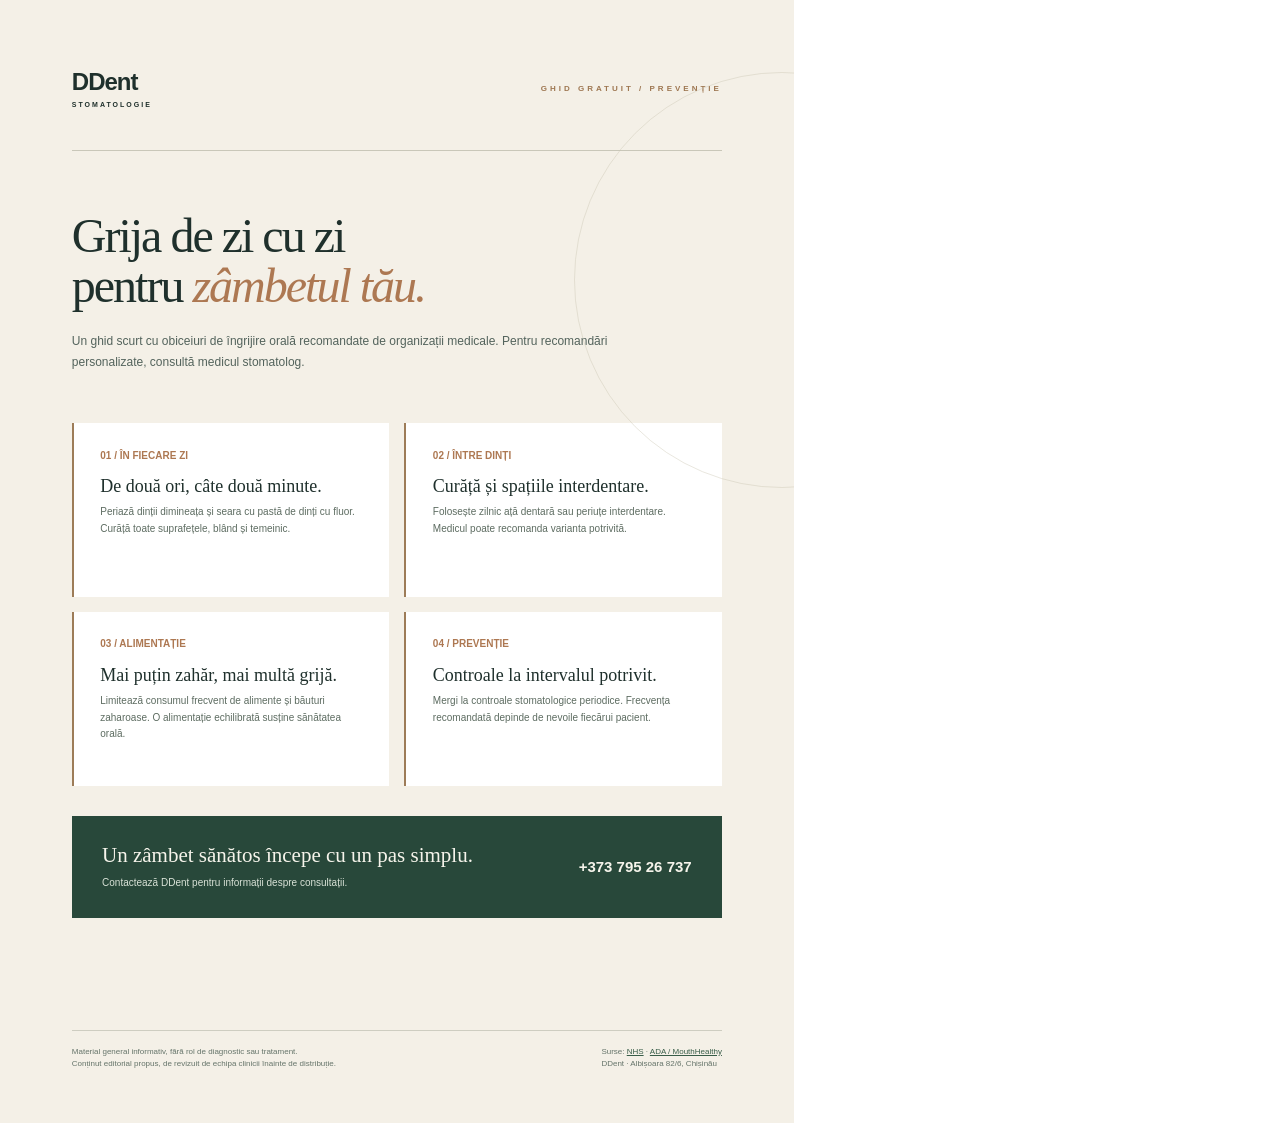
<file: guide.html>
<!doctype html><html lang="ro"><head><meta charset="utf-8"><title>DDent | Ghidul zâmbetului</title><style>
@page{size:A4;margin:0}
*{box-sizing:border-box}
html,body{margin:0;font-family:Arial,sans-serif;color:#1f302c;-webkit-print-color-adjust:exact;print-color-adjust:exact}
.page{width:210mm;height:297mm;background:#f4f0e7;position:relative;overflow:hidden;padding:18mm 19mm}
.header{display:flex;align-items:center;justify-content:space-between;border-bottom:1px solid #c9c7b9;padding-bottom:11mm}
.wordmark{font-size:24px;font-weight:800;letter-spacing:-1px}.wordmark small{display:block;font-size:7px;letter-spacing:2px;margin-top:5px}
.kicker{font-size:8px;letter-spacing:3px;font-weight:800;color:#9e7752}
.title{font-family:Georgia,serif;font-size:48px;line-height:1.05;font-weight:400;letter-spacing:-2px;margin:16mm 0 5mm}.title em{font-weight:400;color:#ad7852}
.intro{font-size:12px;line-height:1.8;color:#53635c;max-width:150mm;margin-bottom:13mm}
.cardgrid{display:grid;grid-template-columns:1fr 1fr;gap:4mm}
.card{background:#fff;min-height:46mm;padding:7mm 7mm 5mm;border-left:2px solid #9d7c58}
.num{color:#ad7852;font-weight:800;font-size:10px}
.card h3{font-family:Georgia,serif;font-weight:400;font-size:18px;margin:4mm 0 2mm}
.card p{font-size:10px;line-height:1.65;color:#5d6c61;margin:0}
.footbox{margin-top:8mm;background:#28483a;color:#f6f4eb;padding:7mm 8mm;display:flex;align-items:center;justify-content:space-between;gap:8mm}
.footbox strong{font-family:Georgia,serif;font-weight:400;font-size:21px}.footbox p{font-size:10px;line-height:1.6;margin:2mm 0 0;color:#d9e2d7}
.phone{font-size:15px;font-weight:700;white-space:nowrap}
.sources{position:absolute;left:19mm;right:19mm;bottom:14mm;border-top:1px solid #cecdc1;padding-top:4mm;display:flex;justify-content:space-between;gap:5mm;color:#65746a;font-size:8px;line-height:1.5}
.sources a{color:#385d48}.circle{position:absolute;width:110mm;height:110mm;border-radius:50%;border:1px solid #c9c2b0;right:-52mm;top:19mm;opacity:.4;pointer-events:none}
</style></head><body><div class="page"><div class="circle"></div>
<header class="header"><div class="wordmark">DDent<small>STOMATOLOGIE</small></div><div class="kicker">GHID GRATUIT / PREVENȚIE</div></header>
<h1 class="title">Grija de zi cu zi<br>pentru <em>zâmbetul tău.</em></h1>
<p class="intro">Un ghid scurt cu obiceiuri de îngrijire orală recomandate de organizații medicale. Pentru recomandări personalizate, consultă medicul stomatolog.</p>
<div class="cardgrid">
<div class="card"><div class="num">01 / ÎN FIECARE ZI</div><h3>De două ori, câte două minute.</h3><p>Periază dinții dimineața și seara cu pastă de dinți cu fluor. Curăță toate suprafețele, blând și temeinic.</p></div>
<div class="card"><div class="num">02 / ÎNTRE DINȚI</div><h3>Curăță și spațiile interdentare.</h3><p>Folosește zilnic ață dentară sau periuțe interdentare. Medicul poate recomanda varianta potrivită.</p></div>
<div class="card"><div class="num">03 / ALIMENTAȚIE</div><h3>Mai puțin zahăr, mai multă grijă.</h3><p>Limitează consumul frecvent de alimente și băuturi zaharoase. O alimentație echilibrată susține sănătatea orală.</p></div>
<div class="card"><div class="num">04 / PREVENȚIE</div><h3>Controale la intervalul potrivit.</h3><p>Mergi la controale stomatologice periodice. Frecvența recomandată depinde de nevoile fiecărui pacient.</p></div>
</div>
<div class="footbox"><div><strong>Un zâmbet sănătos începe cu un pas simplu.</strong><p>Contactează DDent pentru informații despre consultații.</p></div><div class="phone">+373 795 26 737</div></div>
<footer class="sources"><span>Material general informativ, fără rol de diagnostic sau tratament.<br>Conținut editorial propus, de revizuit de echipa clinicii înainte de distribuție.</span><span>Surse: <a href="https://www.nhs.uk/Live-well/healthy-teeth-and-gums/how-to-keep-your-teeth-clean/">NHS</a> · <a href="https://www.mouthhealthy.org/oral-health-recommendations">ADA / MouthHealthy</a><br>DDent · Albișoara 82/6, Chișinău</span></footer>
</div></body></html>
</file>
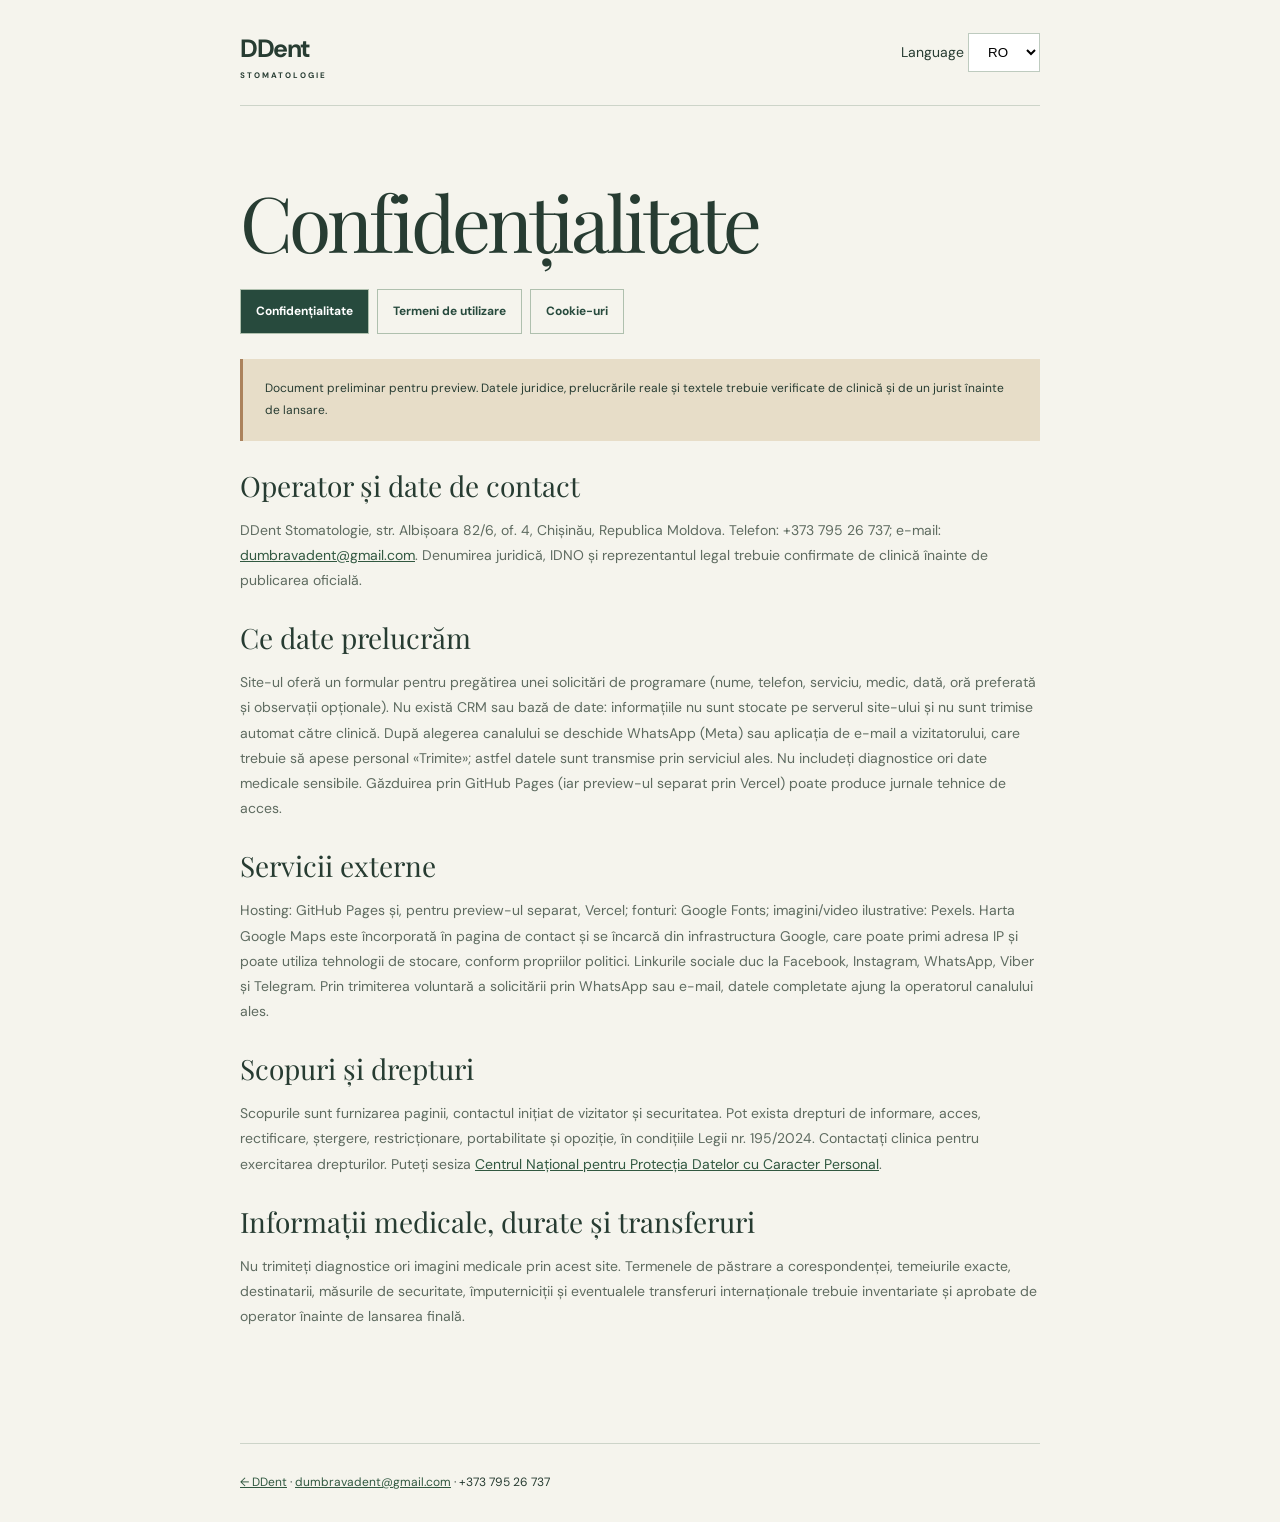
<file: legal.html>
<!doctype html><html lang="ro"><head><meta charset="utf-8"><meta name="viewport" content="width=device-width,initial-scale=1"><meta name="robots" content="noindex,nofollow"><title>Documente legale | DDent</title><meta name="theme-color" content="#edeae2"><link rel="icon" href="./favicon.svg" type="image/svg+xml"><link href="https://fonts.googleapis.com/css2?family=DM+Sans:wght@400;500;700&family=Playfair+Display:wght@400&display=swap" rel="stylesheet"><style>*{box-sizing:border-box}body{margin:0;background:#f5f4ed;color:#273c32;font:14px/1.8 "DM Sans",sans-serif}.wrap{max-width:850px;margin:auto;padding:0 25px}.head{padding:26px 0;border-bottom:1px solid #cdd4c9;display:flex;justify-content:space-between;align-items:center}.head a{font-size:25px;font-weight:700;letter-spacing:-.06em;text-decoration:none;color:inherit}.head small{font-size:8px;letter-spacing:.25em;display:block;line-height:1}.head select{padding:10px 15px;background:white;border:1px solid #becbbf}.main{padding:75px 0 100px;min-height:60vh}.main h1{font:400 clamp(44px,8vw,77px)/1.05 "Playfair Display",Georgia,serif;margin:0 0 27px;letter-spacing:-.05em}.tabs{display:flex;flex-wrap:wrap;gap:8px;margin:0 0 25px}.tabs a{display:inline-flex;padding:11px 15px;border:1px solid #afc0ae;color:#274a3d;text-decoration:none;font-size:12px;font-weight:700}.tabs a.active{background:#274a3d;color:white}.warning{background:#e7ddc8;padding:19px 22px;border-left:3px solid #ab825c;margin:25px 0;font-size:12px}.page{display:none}.page.active{display:block}.page h2{font:400 28px "Playfair Display",Georgia,serif;margin:26px 0 10px}.page p{color:#5e6b60}.page a{color:#315840}.foot{padding:28px 0;border-top:1px solid #cdd4c9;font-size:12px}.foot a{color:#315840}@media(max-width:520px){.main{padding:48px 0 75px}}</style></head><body><div class="wrap"><header class="head"><a href="./">DDent<small>STOMATOLOGIE</small></a><label>Language <select id="lang"><option value="ro">RO</option><option value="ru">RU</option><option value="en">EN</option></select></label></header><main class="main"><h1 id="title">Confidențialitate.</h1><nav class="tabs"><a href="#privacy" data-tab="privacy">Confidențialitate</a><a href="#terms" data-tab="terms">Termeni</a><a href="#cookies" data-tab="cookies">Cookie-uri</a></nav><p class="warning" id="warning"></p>
<div class="page" data-lang="ro" data-page="privacy"><h2>Operator și date de contact</h2><p>DDent Stomatologie, str. Albișoara 82/6, of. 4, Chișinău, Republica Moldova. Telefon: +373 795 26 737; e-mail: <a href="mailto:dumbravadent@gmail.com">dumbravadent@gmail.com</a>. Denumirea juridică, IDNO și reprezentantul legal trebuie confirmate de clinică înainte de publicarea oficială.</p><h2>Ce date prelucrăm</h2><p>Site-ul oferă un formular pentru pregătirea unei solicitări de programare (nume, telefon, serviciu, medic, dată, oră preferată și observații opționale). Nu există CRM sau bază de date: informațiile nu sunt stocate pe serverul site-ului și nu sunt trimise automat către clinică. După alegerea canalului se deschide WhatsApp (Meta) sau aplicația de e-mail a vizitatorului, care trebuie să apese personal «Trimite»; astfel datele sunt transmise prin serviciul ales. Nu includeți diagnostice ori date medicale sensibile. Găzduirea prin GitHub Pages (iar preview-ul separat prin Vercel) poate produce jurnale tehnice de acces.</p><h2>Servicii externe</h2><p>Hosting: GitHub Pages și, pentru preview-ul separat, Vercel; fonturi: Google Fonts; imagini/video ilustrative: Pexels. Harta Google Maps este încorporată în pagina de contact și se încarcă din infrastructura Google, care poate primi adresa IP și poate utiliza tehnologii de stocare, conform propriilor politici. Linkurile sociale duc la Facebook, Instagram, WhatsApp, Viber și Telegram. Prin trimiterea voluntară a solicitării prin WhatsApp sau e-mail, datele completate ajung la operatorul canalului ales.</p><h2>Scopuri și drepturi</h2><p>Scopurile sunt furnizarea paginii, contactul inițiat de vizitator și securitatea. Pot exista drepturi de informare, acces, rectificare, ștergere, restricționare, portabilitate și opoziție, în condițiile Legii nr. 195/2024. Contactați clinica pentru exercitarea drepturilor. Puteți sesiza <a target="_blank" rel="noopener" href="https://datepersonale.md/">Centrul Național pentru Protecția Datelor cu Caracter Personal</a>.</p><h2>Informații medicale, durate și transferuri</h2><p>Nu trimiteți diagnostice ori imagini medicale prin acest site. Termenele de păstrare a corespondenței, temeiurile exacte, destinatarii, măsurile de securitate, împuterniciții și eventualele transferuri internaționale trebuie inventariate și aprobate de operator înainte de lansarea finală.</p></div>
<div class="page" data-lang="ro" data-page="terms"><h2>Rolul website-ului</h2><p>Site-ul prezintă informații despre DDent, specialități, recenzii și modalități de contact. Nu încheie online contracte de servicii medicale și nu confirmă automat programări.</p><h2>Informații despre sănătate</h2><p>Conținutul este informativ și nu înlocuiește consultația unui medic, diagnosticul sau planul individual. Rezultatele tratamentelor pot varia și nu sunt garantate.</p><h2>Fotografii, video și recenzii</h2><p>Cazurile clinice și mărturiile video vor fi publicate doar cu acord scris și respectarea dreptului la imagine. Recenziile sunt atribuite autorilor, în fragmente din materialele comunicate pentru proiect; lista completă rămâne pe Google Maps.</p><h2>Drepturi și identificarea entității</h2><p>Textele și designul original se supun legii dreptului de autor; fotografiile/video Pexels rămân sub licențele surselor. Denumirea juridică exactă, IDNO și administratorul trebuie completate înainte de publicarea pe domeniul oficial, în măsura cerută de Legea nr. 62/2022.</p></div>
<div class="page" data-lang="ro" data-page="cookies"><h2>Stocare locală și cookies</h2><p>Versiunea prezentă nu instalează intenționat cookie-uri de publicitate, analiză sau profilare. Nu folosește Google Analytics ori Meta Pixel. Se păstrează doar preferința pentru limba interfeței în localStorage, sub cheia <code>ddent_lang</code>.</p><h2>Furnizori externi</h2><p>Google Fonts și Pexels se încarcă extern. Harta Google Maps este încorporată și poate utiliza cookie-uri sau alți identificatori prin serverele Google. Facebook, Instagram, WhatsApp, Viber și Telegram se accesează prin linkuri.</p><h2>Control</h2><p>Puteți șterge preferința limbii folosind butonul de mai jos. Viitoarele funcții de marketing/analiză cu tehnologii neesențiale vor necesita un mecanism de informare și consimțământ adecvat.</p><button id="clear-ro" class="clear" type="button">Șterge preferința limbii</button></div>
<div class="page" data-lang="en" data-page="privacy"><h2>Controller and contact</h2><p>DDent Stomatologie, 82/6 Albișoara Street, office 4, Chișinău, Moldova; phone +373 795 26 737; email <a href="mailto:dumbravadent@gmail.com">dumbravadent@gmail.com</a>. Exact registered company name, IDNO, and legal representative require confirmation before official launch.</p><h2>Data and purposes</h2><p>The site includes a form to prepare an appointment request (name, phone, service, preferred dentist, date, time and optional notes). There is no CRM or site database and no automatic submission. After choosing WhatsApp (Meta) or email, you must explicitly send the prepared message through that application. The chosen service will then process the details you submit. Do not include sensitive health information. GitHub Pages hosting (and the separate Vercel preview) may retain technical access logs.</p><h2>Third parties</h2><p>Hosting uses GitHub Pages with a separate Vercel preview; fonts are from Google Fonts and illustrative media from Pexels. An embedded Google Maps iframe loads from Google's servers and can process IP addresses and set identifiers. Facebook, Instagram, WhatsApp, Viber, Telegram and email links open their respective services. WhatsApp or your email provider receives request details only when you choose and send through that channel.</p><h2>Your rights</h2><p>Subject to Moldovan Law No. 195/2024, you may have rights to access, rectification, erasure, restriction, portability and objection. Contact the clinic to exercise them, or the <a href="https://datepersonale.md/" target="_blank" rel="noopener">National Centre for Personal Data Protection</a> to raise a complaint.</p><h2>Before official launch</h2><p>Actual data retention, legal grounds, processor agreements, security and international transfers must be assessed and approved by the operator. Do not submit diagnoses or medical images through the preview.</p></div>
<div class="page" data-lang="en" data-page="terms"><h2>Purpose</h2><p>The site provides general information about services and contacting DDent. It does not create an online medical contract or confirmed appointment.</p><h2>Medical disclaimer</h2><p>Information is educational, not a diagnosis, medical recommendation, or guaranteed outcome. Treatment decisions require assessment by a clinician.</p><h2>Patient media and reviews</h2><p>Real before/after images and patient video stories require written consent. Review excerpts are attributed; consult Google Maps for complete original reviews and context.</p><h2>Business and copyright</h2><p>Original site materials are protected by applicable law. Illustrative licensed media remains subject to its sources' terms. The clinic must add its full legal name, IDNO, and administrator details where required before launch.</p></div>
<div class="page" data-lang="en" data-page="cookies"><h2>Storage</h2><p>This preview does not intentionally set advertising or analytics cookies. No Google Analytics or Meta Pixel is enabled. It stores your language preference only in <code>localStorage</code>, under <code>ddent_lang</code>.</p><h2>External resources</h2><p>Google Fonts and Pexels media load from third-party services. The embedded Google Maps iframe can use cookies or similar identifiers. Facebook, Instagram, WhatsApp, Viber and Telegram are outbound links.</p><h2>Your controls</h2><p>You can clear the saved language below. Any future non-essential trackers must be disclosed and appropriately consented to before activation.</p><button class="clear" type="button">Clear language preference</button></div>
<div class="page" data-lang="ru" data-page="privacy"><h2>Оператор и контакты</h2><p>DDent Stomatologie, Кишинёв, ул. Албишоара 82/6, офис 4; телефон +373 795 26 737; e-mail: <a href="mailto:dumbravadent@gmail.com">dumbravadent@gmail.com</a>. Полное юридическое название, IDNO и данные представителя должны быть подтверждены до запуска.</p><h2>Какие данные обрабатываются</h2><p>Сайт содержит форму подготовки заявки на приём (имя, телефон, услуга, врач, желаемая дата и время, необязательное сообщение). CRM и база данных на сайте пока отсутствуют, данные автоматически не отправляются и на сервере сайта не сохраняются. После выбора WhatsApp (Meta) или e-mail пользователь должен самостоятельно нажать «Отправить» в выбранном приложении. В этом случае данные обрабатывает соответствующий сервис. Не указывайте чувствительные сведения о здоровье. Хостинг GitHub Pages и отдельная демонстрационная версия Vercel могут сохранять технические журналы доступа.</p><h2>Сторонние сервисы</h2><p>Сайт размещается на GitHub Pages, отдельная демонстрационная версия — на Vercel. Используются Google Fonts и иллюстративные медиа Pexels. Встроенная карта Google Maps загружает данные с серверов Google и может передавать IP-адрес и устанавливать идентификаторы. Ссылки Facebook, Instagram, WhatsApp, Viber, Telegram и e-mail открывают соответствующие сервисы. Данные заявки передаются через WhatsApp или почту лишь после отправки сообщения пользователем.</p><h2>Права и защита данных</h2><p>В зависимости от условий Закона РМ № 195/2024 возможны права на доступ, исправление, удаление, ограничение, переносимость и возражение. Обращения: e-mail клиники. Жалобы: <a href="https://datepersonale.md/" target="_blank" rel="noopener">Национальный центр защиты персональных данных</a>.</p><h2>Перед запуском</h2><p>Сроки хранения, правовые основания, трансграничная передача, меры безопасности и обработчики должны быть утверждены клиникой. Не отправляйте через сайт медицинские снимки и диагнозы.</p></div>
<div class="page" data-lang="ru" data-page="terms"><h2>Назначение сайта</h2><p>Информация о DDent, услугах и контактах. Сайт не подтверждает онлайн-запись и не заключает медицинский договор.</p><h2>Медицинская информация</h2><p>Материалы носят общий характер и не заменяют диагностику, консультацию или рекомендации врача. Результаты лечения индивидуальны.</p><h2>Фотографии, видео и отзывы</h2><p>Реальные фото до/после и видеоотзывы публикуются только с письменного согласия пациентов. Отзывы цитируются с указанием авторов; полный текст находится в Google Maps.</p><h2>Авторское право и реквизиты</h2><p>Оригинальные материалы защищены законом, а лицензированные изображения и видео принадлежат их авторам. До запуска необходимо указать юридическое имя организации, IDNO и данные администратора, когда это требуется законодательством.</p></div>
<div class="page" data-lang="ru" data-page="cookies"><h2>Хранение</h2><p>В демонстрационной версии намеренно не используются рекламные и аналитические cookie, Google Analytics и Meta Pixel. Выбранный язык сохраняется в localStorage как <code>ddent_lang</code>.</p><h2>Сторонние ресурсы</h2><p>Google Fonts и Pexels загружаются с внешних серверов. Встроенная карта Google Maps может использовать cookie и другие идентификаторы. Facebook, Instagram, WhatsApp, Viber и Telegram открываются по ссылкам.</p><h2>Управление</h2><p>Языковую настройку можно удалить кнопкой ниже. Перед внедрением необязательных средств аналитики/рекламы потребуется соответствующее согласие пользователей.</p><button class="clear" type="button">Удалить языковую настройку</button></div>
</main><footer class="foot"><a href="./">← DDent</a> · <a href="mailto:dumbravadent@gmail.com">dumbravadent@gmail.com</a> · +373 795 26 737</footer></div><script>(function(){let lang="ro";try{lang=localStorage.getItem("ddent_lang")||"ro"}catch{}if(!["ro","en","ru"].includes(lang))lang="ro";const select=document.getElementById("lang");select.value=lang;const titles={ro:{privacy:"Confidențialitate",terms:"Termeni de utilizare",cookies:"Cookie-uri"},en:{privacy:"Privacy",terms:"Terms of use",cookies:"Cookies"},ru:{privacy:"Конфиденциальность",terms:"Условия использования",cookies:"Cookie"}};const alerts={ro:"Document preliminar pentru preview. Datele juridice, prelucrările reale și textele trebuie verificate de clinică și de un jurist înainte de lansare.",en:"Draft for preview. The clinic and a legal professional must verify identity details, actual data practices and these terms before the official release.",ru:"Предварительный документ. До официального запуска клиника и юрист должны проверить реквизиты и фактическую обработку данных."};function draw(){let key=location.hash.slice(1);if(!["privacy","terms","cookies"].includes(key))key="privacy";document.documentElement.lang=lang;document.getElementById("title").textContent=titles[lang][key];document.getElementById("warning").textContent=alerts[lang];document.querySelectorAll(".page").forEach(el=>el.classList.toggle("active",el.dataset.lang===lang&&el.dataset.page===key));document.querySelectorAll("[data-tab]").forEach(el=>{el.classList.toggle("active",el.dataset.tab===key);el.textContent=titles[lang][el.dataset.tab]});document.querySelectorAll(".clear").forEach(b=>b.onclick=()=>{try{localStorage.removeItem("ddent_lang")}catch{}alert(lang==="ro"?"Preferința a fost ștearsă.":lang==="en"?"Preference cleared.":"Настройка удалена.")})}select.onchange=e=>{lang=e.target.value;try{localStorage.setItem("ddent_lang",lang)}catch{}draw()};addEventListener("hashchange",draw);draw()})();</script></body></html>
</file>
